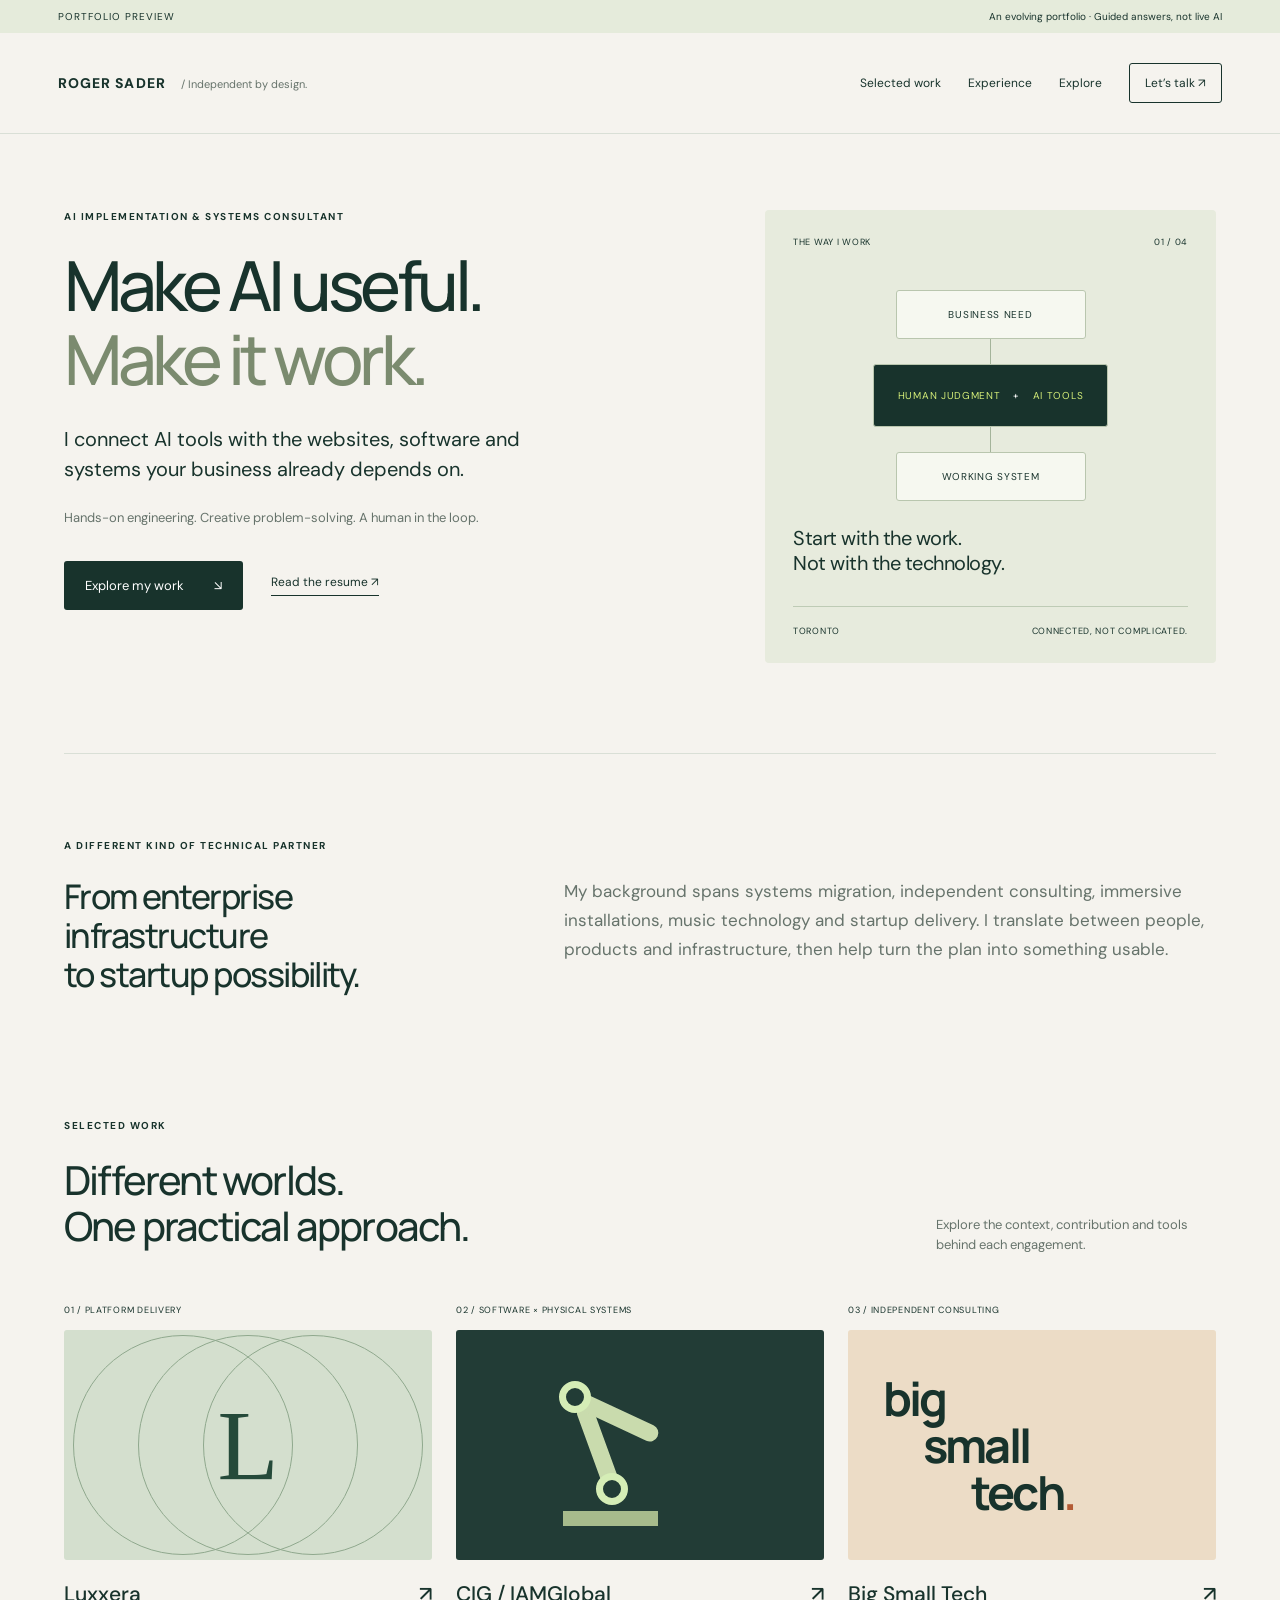
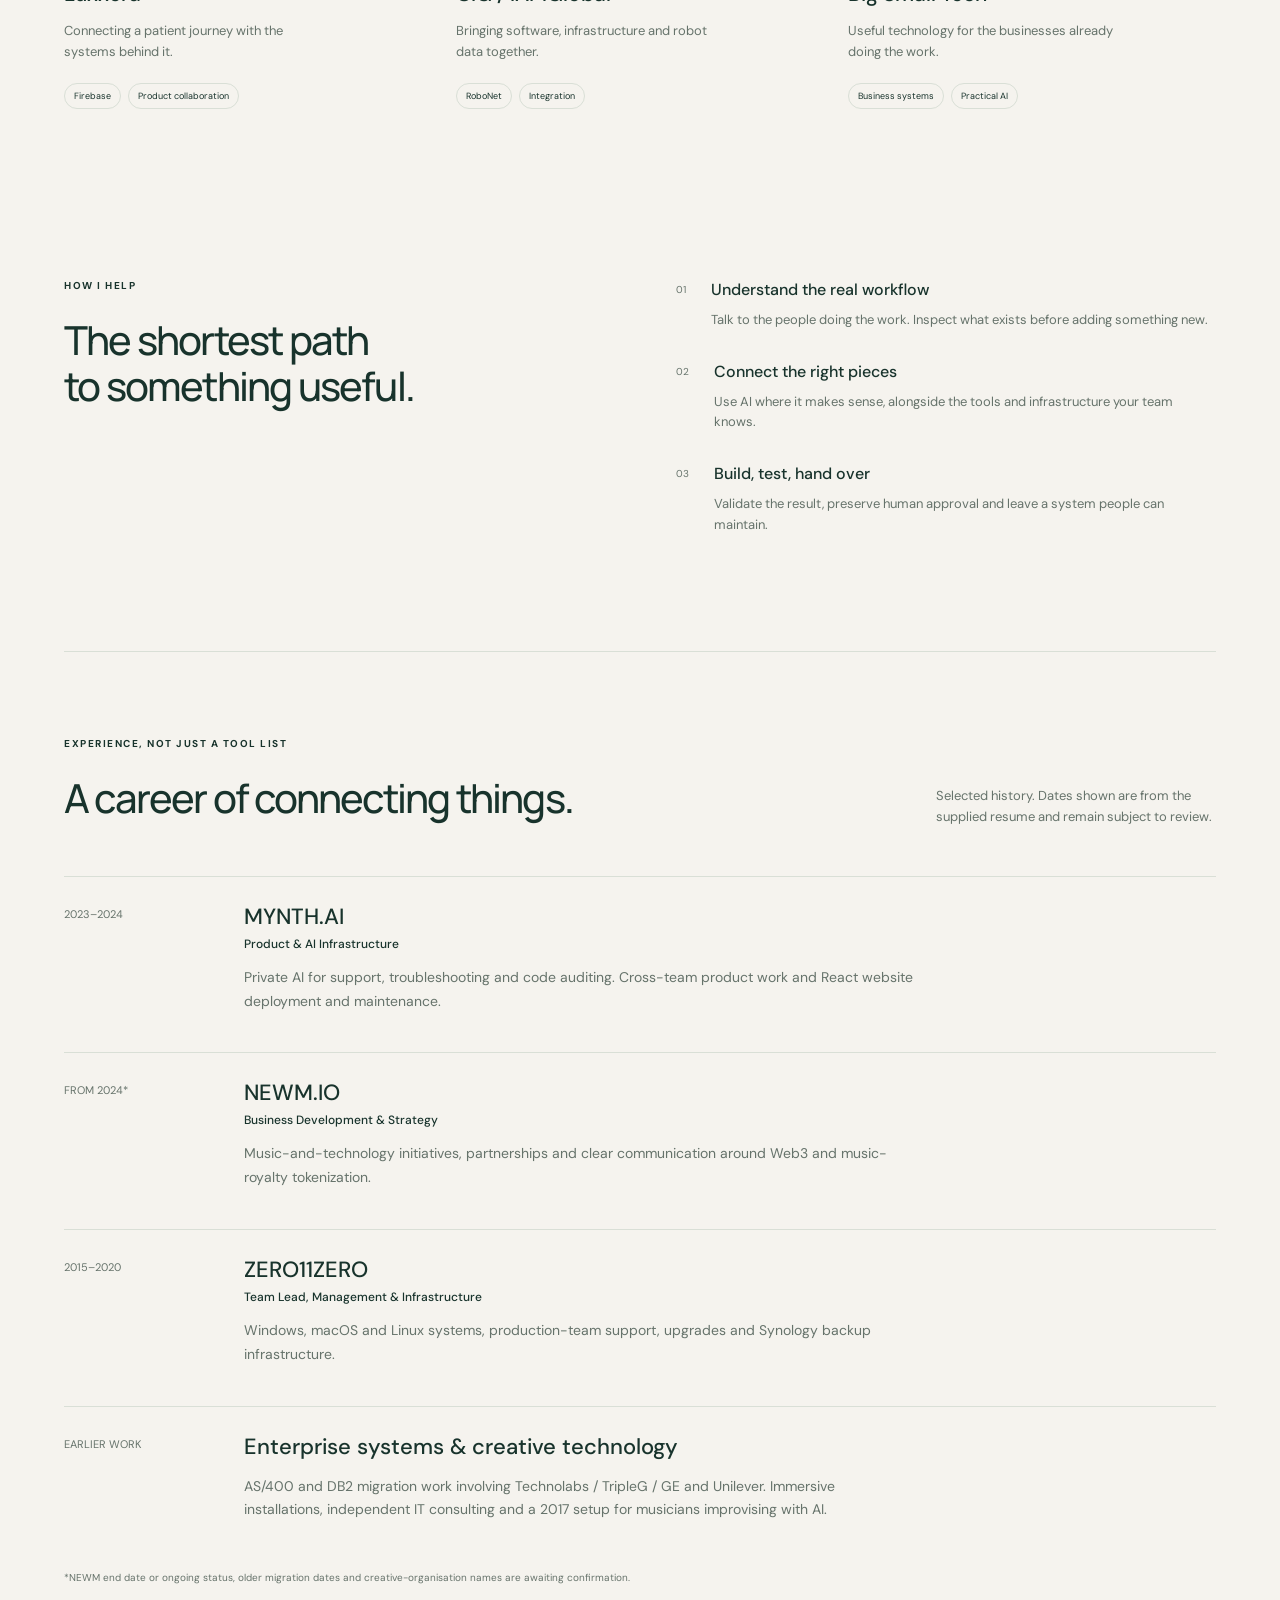
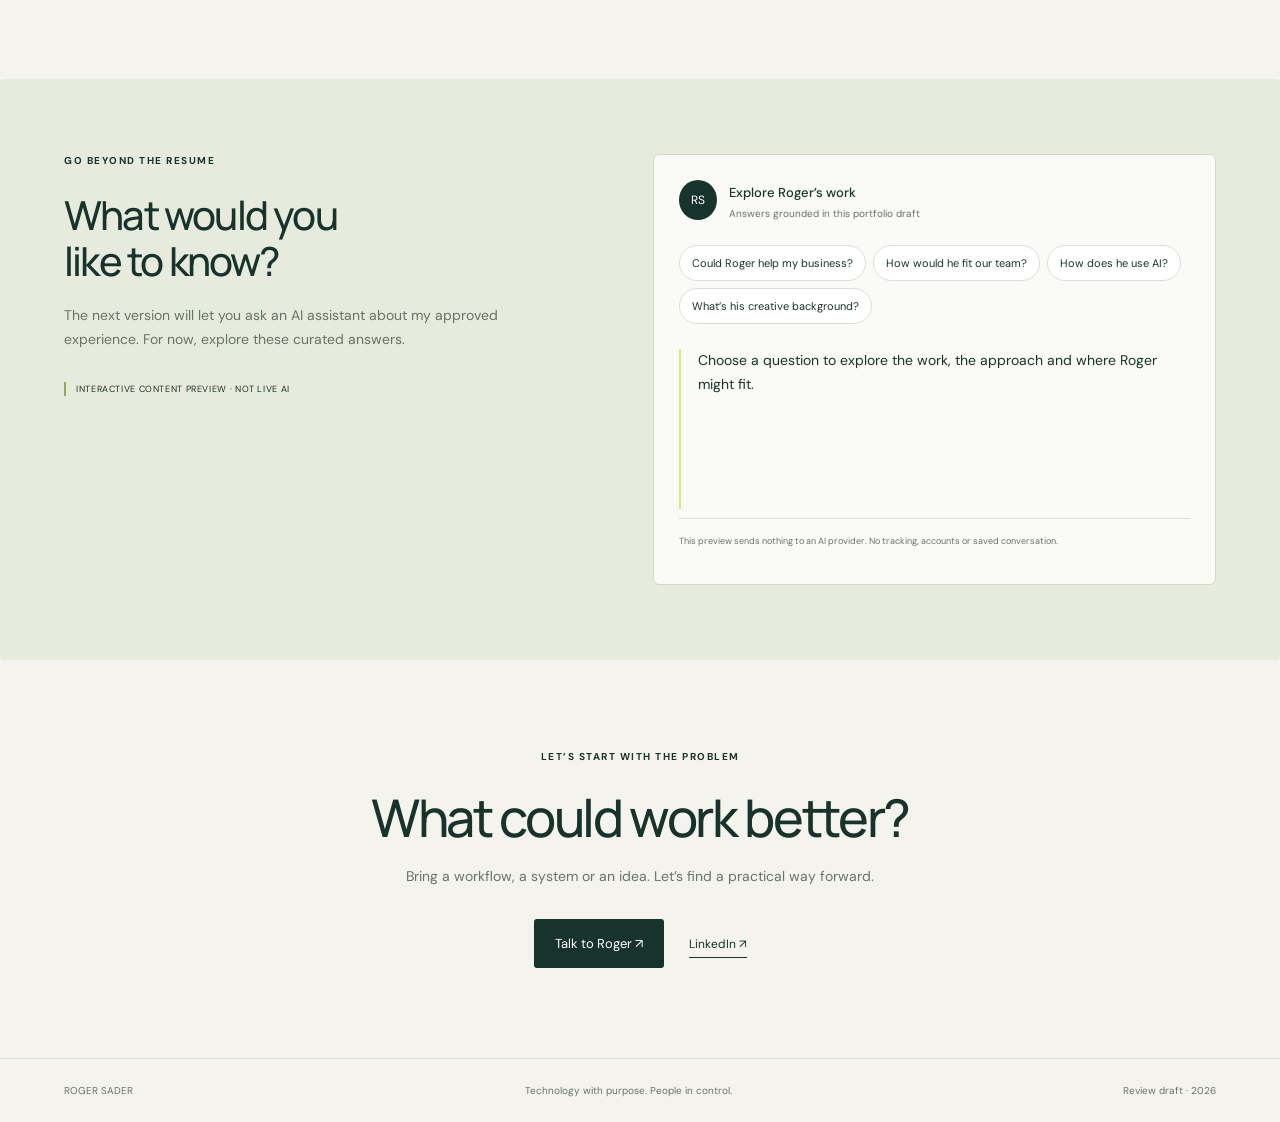
<file: index.html>
<!doctype html><html lang="en"><head><meta charset="utf-8"><meta name="viewport" content="width=device-width, initial-scale=1"><meta name="robots" content="noindex,nofollow"><title>Roger Sader | Practical AI & Systems</title><link rel="stylesheet" href="style.css"></head><body>
<div class="review">PORTFOLIO PREVIEW <span>An evolving portfolio · Guided answers, not live AI</span></div>
<header><a class="wordmark" href="#">ROGER SADER<span> / Independent by design.</span></a><nav aria-label="Main navigation"><a href="#work">Selected work</a><a href="#experience">Experience</a><a href="#explore">Explore</a><a class="nav-contact" href="mailto:roger@rogersader.com">Let’s talk ↗</a></nav></header>
<main><section class="hero"><div class="hero-copy"><p class="eyebrow">AI IMPLEMENTATION & SYSTEMS CONSULTANT</p><h1>Make AI useful.<br><span>Make it work.</span></h1><p class="intro">I connect AI tools with the websites, software and systems your business already depends on.</p><p class="subintro">Hands-on engineering. Creative problem-solving. A human in the loop.</p><div class="actions"><a class="button" href="#work">Explore my work <span>↘</span></a><a class="text-link" href="resume.html" target="_blank">Read the resume ↗</a></div></div><aside class="hero-panel"><div class="panel-top"><span>THE WAY I WORK</span><span>01 / 04</span></div><div class="diagram"><div class="node">BUSINESS NEED</div><span class="line"></span><div class="node center">HUMAN JUDGMENT <span>+</span> AI TOOLS</div><span class="line"></span><div class="node">WORKING SYSTEM</div></div><p>Start with the work.<br>Not with the technology.</p><div class="panel-bottom">TORONTO <span>CONNECTED, NOT COMPLICATED.</span></div></aside></section>
<section class="statement"><p class="eyebrow">A DIFFERENT KIND OF TECHNICAL PARTNER</p><h2>From enterprise infrastructure<br>to startup possibility.</h2><p>My background spans systems migration, independent consulting, immersive installations, music technology and startup delivery. I translate between people, products and infrastructure, then help turn the plan into something usable.</p></section>
<section id="work"><div class="section-heading"><div><p class="eyebrow">SELECTED WORK</p><h2>Different worlds.<br>One practical approach.</h2></div><p>Explore the context, contribution and tools behind each engagement.</p></div><div class="projects">
<button class="project" data-project="luxxera"><span class="project-no">01 / PLATFORM DELIVERY</span><div class="project-visual lux"><span class="orbit o1"></span><span class="orbit o2"></span><span class="orbit o3"></span><b>L</b></div><h3>Luxxera <span>↗</span></h3><p>Connecting a patient journey with the systems behind it.</p><div class="tags"><span>Firebase</span><span>Product collaboration</span></div></button>
<button class="project" data-project="robotics"><span class="project-no">02 / SOFTWARE × PHYSICAL SYSTEMS</span><div class="project-visual robot"><div class="arm a1"></div><div class="arm a2"></div><div class="joint j1"></div><div class="joint j2"></div><div class="base"></div></div><h3>CIG / IAMGlobal <span>↗</span></h3><p>Bringing software, infrastructure and robot data together.</p><div class="tags"><span>RoboNet</span><span>Integration</span></div></button>
<button class="project" data-project="bst"><span class="project-no">03 / INDEPENDENT CONSULTING</span><div class="project-visual bst"><span>big</span><span>small</span><span>tech<span class="dot">.</span></span></div><h3>Big Small Tech <span>↗</span></h3><p>Useful technology for the businesses already doing the work.</p><div class="tags"><span>Business systems</span><span>Practical AI</span></div></button></div></section>
<section class="approach"><div><p class="eyebrow">HOW I HELP</p><h2>The shortest path<br>to something useful.</h2></div><ol><li><span>01</span><div><h3>Understand the real workflow</h3><p>Talk to the people doing the work. Inspect what exists before adding something new.</p></div></li><li><span>02</span><div><h3>Connect the right pieces</h3><p>Use AI where it makes sense, alongside the tools and infrastructure your team knows.</p></div></li><li><span>03</span><div><h3>Build, test, hand over</h3><p>Validate the result, preserve human approval and leave a system people can maintain.</p></div></li></ol></section>
<section id="experience"><div class="section-heading"><div><p class="eyebrow">EXPERIENCE, NOT JUST A TOOL LIST</p><h2>A career of connecting things.</h2></div><p>Selected history. Dates shown are from the supplied resume and remain subject to review.</p></div><div class="timeline"><article><span>2023–2024</span><div><h3>MYNTH.AI</h3><h4>Product & AI Infrastructure</h4><p>Private AI for support, troubleshooting and code auditing. Cross-team product work and React website deployment and maintenance.</p></div></article><article><span>FROM 2024*</span><div><h3>NEWM.IO</h3><h4>Business Development & Strategy</h4><p>Music-and-technology initiatives, partnerships and clear communication around Web3 and music-royalty tokenization.</p></div></article><article><span>2015–2020</span><div><h3>ZERO11ZERO</h3><h4>Team Lead, Management & Infrastructure</h4><p>Windows, macOS and Linux systems, production-team support, upgrades and Synology backup infrastructure.</p></div></article><article><span>EARLIER WORK</span><div><h3>Enterprise systems & creative technology</h3><p>AS/400 and DB2 migration work involving Technolabs / TripleG / GE and Unilever. Immersive installations, independent IT consulting and a 2017 setup for musicians improvising with AI.</p></div></article></div><p class="footnote">*NEWM end date or ongoing status, older migration dates and creative-organisation names are awaiting confirmation.</p></section>
<section id="explore" class="explore"><div><p class="eyebrow">GO BEYOND THE RESUME</p><h2>What would you<br>like to know?</h2><p>The next version will let you ask an AI assistant about my approved experience. For now, explore these curated answers.</p><div class="prototype-label">INTERACTIVE CONTENT PREVIEW · NOT LIVE AI</div></div><div class="conversation"><div class="conversation-top"><span class="avatar">RS</span><div><strong>Explore Roger’s work</strong><small>Answers grounded in this portfolio draft</small></div></div><div class="questions" role="group" aria-label="Explore questions"><button data-answer="business">Could Roger help my business?</button><button data-answer="team">How would he fit our team?</button><button data-answer="ai">How does he use AI?</button><button data-answer="creative">What’s his creative background?</button></div><div id="answer" class="answer" aria-live="polite"><p>Choose a question to explore the work, the approach and where Roger might fit.</p></div><p class="privacy">This preview sends nothing to an AI provider. No tracking, accounts or saved conversation.</p></div></section>
<section class="contact"><p class="eyebrow">LET’S START WITH THE PROBLEM</p><h2>What could work better?</h2><p>Bring a workflow, a system or an idea. Let’s find a practical way forward.</p><a class="button" href="mailto:roger@rogersader.com">Talk to Roger ↗</a><a class="text-link" href="https://www.linkedin.com/in/rogersader/" target="_blank" rel="noopener">LinkedIn ↗</a></section></main><footer><span>ROGER SADER</span><span>Technology with purpose. People in control.</span><span>Review draft · 2026</span></footer>
<dialog id="project-dialog"><button class="close" aria-label="Close project details">×</button><p class="eyebrow" id="dialog-kicker"></p><h2 id="dialog-title"></h2><div id="dialog-content"></div></dialog><script src="app.js"></script></body></html>
</file>
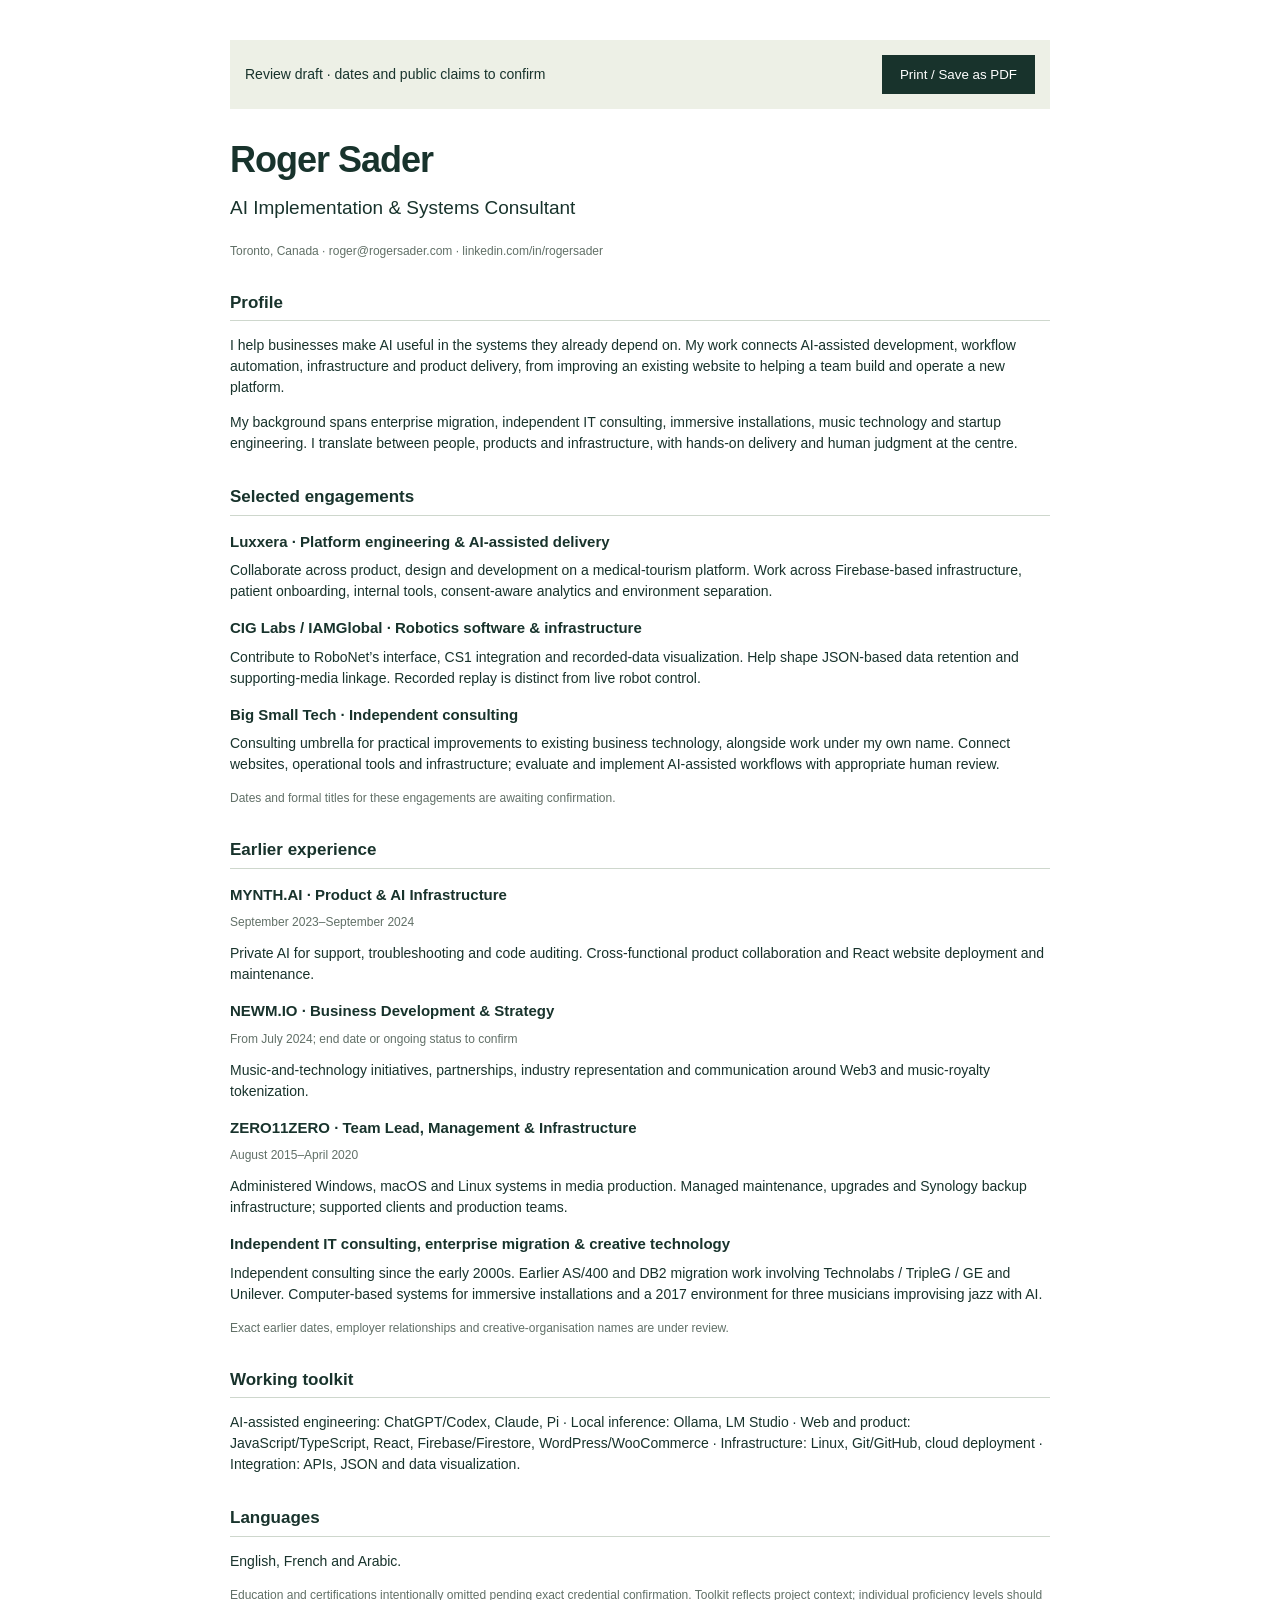
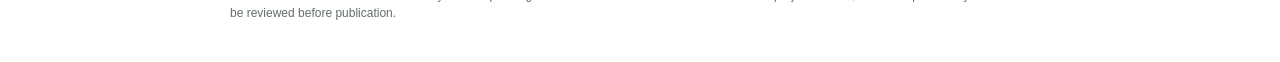
<file: resume.html>
<!doctype html><html lang="en"><head><meta charset="utf-8"><meta name="viewport" content="width=device-width,initial-scale=1"><meta name="robots" content="noindex,nofollow"><title>Roger Sader | Resume draft</title><style>body{font-family:Arial,sans-serif;max-width:820px;margin:40px auto;padding:0 25px;color:#18332c;line-height:1.5;font-size:14px}h1{font-size:36px;letter-spacing:-1px;margin-bottom:0}h2{font-size:17px;border-bottom:1px solid #ced7cd;padding-bottom:5px;margin-top:30px}h3{font-size:15px;margin-bottom:0}p{margin-top:7px}.role{font-size:19px}.meta,.note{color:#617067;font-size:12px}button{padding:12px 18px;background:#18332c;color:white;border:0;cursor:pointer}.bar{background:#edf0e6;padding:15px;display:flex;justify-content:space-between;align-items:center}article{break-inside:avoid}@media print{body{margin:0;font-size:11px}.bar{display:none}h1{font-size:27px}h2{margin-top:18px}.role{font-size:16px}@page{margin:16mm}}</style></head><body><div class="bar"><span>Review draft · dates and public claims to confirm</span><button onclick="window.print()">Print / Save as PDF</button></div><h1>Roger Sader</h1><p class="role">AI Implementation & Systems Consultant</p><p class="meta">Toronto, Canada · roger@rogersader.com · linkedin.com/in/rogersader</p><h2>Profile</h2><p>I help businesses make AI useful in the systems they already depend on. My work connects AI-assisted development, workflow automation, infrastructure and product delivery, from improving an existing website to helping a team build and operate a new platform.</p><p>My background spans enterprise migration, independent IT consulting, immersive installations, music technology and startup engineering. I translate between people, products and infrastructure, with hands-on delivery and human judgment at the centre.</p><h2>Selected engagements</h2><article><h3>Luxxera · Platform engineering & AI-assisted delivery</h3><p>Collaborate across product, design and development on a medical-tourism platform. Work across Firebase-based infrastructure, patient onboarding, internal tools, consent-aware analytics and environment separation.</p></article><article><h3>CIG Labs / IAMGlobal · Robotics software & infrastructure</h3><p>Contribute to RoboNet’s interface, CS1 integration and recorded-data visualization. Help shape JSON-based data retention and supporting-media linkage. Recorded replay is distinct from live robot control.</p></article><article><h3>Big Small Tech · Independent consulting</h3><p>Consulting umbrella for practical improvements to existing business technology, alongside work under my own name. Connect websites, operational tools and infrastructure; evaluate and implement AI-assisted workflows with appropriate human review.</p></article><p class="note">Dates and formal titles for these engagements are awaiting confirmation.</p><h2>Earlier experience</h2><article><h3>MYNTH.AI · Product & AI Infrastructure</h3><p class="meta">September 2023–September 2024</p><p>Private AI for support, troubleshooting and code auditing. Cross-functional product collaboration and React website deployment and maintenance.</p></article><article><h3>NEWM.IO · Business Development & Strategy</h3><p class="meta">From July 2024; end date or ongoing status to confirm</p><p>Music-and-technology initiatives, partnerships, industry representation and communication around Web3 and music-royalty tokenization.</p></article><article><h3>ZERO11ZERO · Team Lead, Management & Infrastructure</h3><p class="meta">August 2015–April 2020</p><p>Administered Windows, macOS and Linux systems in media production. Managed maintenance, upgrades and Synology backup infrastructure; supported clients and production teams.</p></article><article><h3>Independent IT consulting, enterprise migration & creative technology</h3><p>Independent consulting since the early 2000s. Earlier AS/400 and DB2 migration work involving Technolabs / TripleG / GE and Unilever. Computer-based systems for immersive installations and a 2017 environment for three musicians improvising jazz with AI.</p><p class="note">Exact earlier dates, employer relationships and creative-organisation names are under review.</p></article><h2>Working toolkit</h2><p>AI-assisted engineering: ChatGPT/Codex, Claude, Pi · Local inference: Ollama, LM Studio · Web and product: JavaScript/TypeScript, React, Firebase/Firestore, WordPress/WooCommerce · Infrastructure: Linux, Git/GitHub, cloud deployment · Integration: APIs, JSON and data visualization.</p><h2>Languages</h2><p>English, French and Arabic.</p><p class="note">Education and certifications intentionally omitted pending exact credential confirmation. Toolkit reflects project context; individual proficiency levels should be reviewed before publication.</p></body></html>
</file>
<file: style.css>
@import url('https://fonts.googleapis.com/css2?family=DM+Sans:wght@400;500;600;700&family=Manrope:wght@400;500;600;700;800&display=swap');
:root{--paper:#f5f3ee;--ink:#18332c;--muted:#66736b;--line:#d9dfd6;--lime:#d4ed78;--serif:Georgia,serif}*{box-sizing:border-box}html{scroll-behavior:smooth;scroll-padding-top:25px}body{margin:0;background:var(--paper);color:var(--ink);font-family:'DM Sans',Arial,sans-serif}button,a{-webkit-tap-highlight-color:transparent}a{color:inherit}button{font:inherit}a:focus-visible,button:focus-visible{outline:3px solid #58752b;outline-offset:6px}.review{padding:10px 4.5%;background:#e5ebdb;font-size:10px;letter-spacing:.1em;display:flex;justify-content:space-between}.review span{letter-spacing:0}header{display:flex;justify-content:space-between;align-items:center;padding:30px 4.5%;border-bottom:1px solid var(--line)}.wordmark{text-decoration:none;font-size:14px;letter-spacing:.08em;font-weight:800}.wordmark span{font-weight:400;letter-spacing:0;font-size:11px;margin-left:12px;color:var(--muted)}nav{display:flex;gap:27px;font-size:12px;align-items:center}nav a{text-decoration:none}.nav-contact{border:1px solid var(--ink);padding:11px 15px;border-radius:3px}main{max-width:1440px;margin:auto}section{margin:0 5%;padding:85px 0}.hero{display:grid;grid-template-columns:1.35fr 1fr;gap:8%;padding:76px 0 90px}.eyebrow{font-size:10px;font-weight:700;letter-spacing:.15em;margin:0 0 25px}.hero h1{font-family:Manrope,Arial,sans-serif;font-size:clamp(48px,5.4vw,78px);font-weight:500;line-height:1.07;letter-spacing:-.065em;margin:0 0 28px}.hero h1 span{color:#7b8b6f}.intro{font-size:20px;line-height:1.5;max-width:470px}.subintro{color:var(--muted);font-size:13px;margin-top:25px}.actions{display:flex;gap:28px;align-items:center;margin-top:35px}.button{display:inline-flex;gap:30px;justify-content:space-between;text-decoration:none;background:var(--ink);color:white;border-radius:3px;padding:16px 21px;font-size:13px}.text-link{text-decoration:none;font-size:12px;border-bottom:1px solid currentColor;padding-bottom:5px}.hero-panel{background:#e7ebdd;border-radius:4px;padding:26px 28px;min-height:440px;position:relative;overflow:hidden}.panel-top,.panel-bottom{display:flex;justify-content:space-between;font-size:9px;letter-spacing:.08em}.panel-bottom{border-top:1px solid #becbb5;padding-top:18px;margin-top:30px}.hero-panel>p{font-size:20px;line-height:1.25;letter-spacing:-.025em}.diagram{display:flex;align-items:center;flex-direction:column;margin:42px 0 25px}.node{border:1px solid #b9c6ae;padding:17px 20px;background:#f6f8f0;text-align:center;font-size:10px;letter-spacing:.07em;border-radius:3px;min-width:190px}.node.center{background:var(--ink);color:var(--lime);padding:24px}.node span{color:white;padding:0 9px}.line{height:25px;width:1px;background:#a4b49a}.statement{border-top:1px solid var(--line);display:grid;grid-template-columns:1fr 1.8fr;column-gap:12%}.statement .eyebrow{grid-column:1/-1}.statement h2{font-size:34px}.statement>p:last-child{font-size:17px;line-height:1.7;color:var(--muted);margin-top:0}h2{font-family:Manrope,Arial,sans-serif;font-size:40px;line-height:1.15;font-weight:500;letter-spacing:-.045em;margin:0 0 20px}.section-heading{display:flex;align-items:flex-end;justify-content:space-between;gap:50px;margin-bottom:35px}.section-heading>p{max-width:280px;font-size:13px;line-height:1.6;color:var(--muted)}#work{padding-top:20px}.projects{display:grid;grid-template-columns:repeat(3,1fr);gap:24px}.project{text-align:left;border:0;background:transparent;padding:0;color:var(--ink);cursor:pointer}.project-no{font-size:9px;letter-spacing:.08em;display:block;margin-bottom:14px}.project-visual{height:230px;border-radius:3px;position:relative;overflow:hidden;transition:transform .3s}.project:hover .project-visual{transform:translateY(-5px)}.lux{background:#d4dfce;display:flex;align-items:center;justify-content:center}.lux b{font-family:var(--serif);font-size:100px;font-weight:400;z-index:1;color:#254a3a}.orbit{width:220px;height:220px;border:1px solid #8fa88d;border-radius:50%;position:absolute}.o2{transform:translateX(-65px)}.o3{transform:translateX(65px)}.robot{background:#223c36}.arm{height:17px;background:#c9dbad;position:absolute;border-radius:20px;transform-origin:10px 50%}.a1{width:100px;left:40%;top:65%;transform:rotate(-110deg)}.a2{width:100px;left:30%;top:26%;transform:rotate(25deg)}.joint{height:32px;width:32px;border-radius:50%;border:7px solid #d5edb6;background:#223c36;position:absolute}.j1{left:38%;top:62%}.j2{left:28%;top:22%}.base{position:absolute;width:95px;height:15px;background:#a7bb8c;bottom:15%;left:29%}.bst{background:#ecdcc6;padding:18px 35px;display:flex;flex-direction:column;justify-content:center;font-family:Manrope,Arial,sans-serif;font-size:47px;font-weight:700;line-height:1;letter-spacing:-.06em}.bst>span:nth-child(2){margin-left:40px}.bst>span:nth-child(3){margin-left:88px}.dot{color:#b35b35}.project h3{font-size:21px;font-weight:500;margin:20px 0 10px;display:flex;justify-content:space-between}.project p{font-size:13px;line-height:1.6;max-width:270px;color:var(--muted)}.tags{display:flex;gap:7px;margin-top:20px}.tags span{font-size:9px;border:1px solid var(--line);border-radius:20px;padding:6px 9px}.approach{display:grid;grid-template-columns:1fr 1.2fr;gap:14%;border-bottom:1px solid var(--line)}ol{list-style:none;padding:0;margin:0}li{display:flex;gap:25px;margin-bottom:30px}li>span{font-size:10px;padding-top:4px;color:var(--muted)}li h3{font-size:16px;font-weight:500;margin:0 0 10px}li p{font-size:13px;line-height:1.6;color:var(--muted);margin:0}.timeline article{display:grid;grid-template-columns:180px 1fr;padding:25px 0;border-top:1px solid var(--line)}.timeline article>span{font-size:11px;color:var(--muted);padding-top:5px}.timeline h3{font-size:22px;font-weight:500;margin:0 0 5px}.timeline h4{font-size:12px;font-weight:500;margin:0}.timeline p{font-size:14px;color:var(--muted);line-height:1.7;max-width:670px}.footnote{font-size:10px;color:var(--muted)}.explore{background:#e6ebdd;margin:0;border-radius:4px;padding:75px 5%;display:grid;grid-template-columns:1fr 1.25fr;gap:12%}.explore>div>p:not(.eyebrow){font-size:14px;line-height:1.7;color:var(--muted)}.prototype-label{font-size:9px;letter-spacing:.07em;margin-top:30px;border-left:2px solid #8eaa60;padding-left:10px;line-height:1.6}.conversation{background:#fafbf6;border:1px solid #cfdbc4;border-radius:6px;padding:25px}.conversation-top{display:flex;gap:12px;align-items:center}.avatar{border-radius:50%;background:var(--ink);color:white;font-size:12px;padding:12px}.conversation strong{font-size:13px;font-weight:500}.conversation small{display:block;font-size:10px;color:var(--muted);margin-top:5px}.questions{display:flex;flex-wrap:wrap;gap:7px;margin:25px 0}.questions button{background:white;border:1px solid var(--line);padding:10px 12px;border-radius:20px;font-size:11px;color:var(--ink);cursor:pointer}.questions button[aria-pressed=true]{background:var(--ink);color:white}.answer{font-size:14px;line-height:1.7;min-height:160px;border-left:2px solid var(--lime);padding-left:17px}.answer p{margin:0}.privacy{font-size:9px!important;border-top:1px solid var(--line);padding-top:15px;line-height:1.6}.contact{text-align:center;padding:90px 0}.contact h2{font-size:52px}.contact p:not(.eyebrow){color:var(--muted);font-size:14px}.contact .button{margin:20px 25px 0 0}footer{border-top:1px solid var(--line);padding:25px 5%;display:flex;justify-content:space-between;font-size:10px;color:var(--muted)}dialog{max-width:620px;width:calc(100% - 32px);border:0;border-radius:5px;padding:45px;background:var(--paper);color:var(--ink)}dialog::backdrop{background:#10251f99;backdrop-filter:blur(4px)}dialog p{font-size:14px;line-height:1.7}dialog h3{font-size:13px;margin-top:25px}.close{position:absolute;right:15px;top:10px;border:0;background:none;font-size:30px;cursor:pointer;color:var(--ink)}@media(max-width:800px){header{padding:20px 5%}.wordmark span{display:none}nav{gap:15px}nav a:nth-child(2){display:none}.hero{gap:5%;grid-template-columns:1.2fr 1fr}.hero-panel{padding:20px;min-height:380px}.hero h1{font-size:53px}.intro{font-size:17px}.node{min-width:140px;padding:14px 8px;font-size:8px}.node.center{padding:20px 8px}.panel-top span:last-child,.panel-bottom span{display:none}.actions{gap:16px}.statement{gap:5%}.project-visual{height:190px}.bst{font-size:38px;padding:20px}.bst>span:nth-child(2){margin-left:20px}.bst>span:nth-child(3){margin-left:40px}.explore{gap:6%}.approach{gap:5%}}@media(max-width:600px){.review{display:block;text-align:center}.review span{display:none}nav a:not(.nav-contact){display:none}.hero{display:block;padding:50px 0}.hero h1{font-size:59px}.hero-panel{margin-top:45px;min-height:0}.diagram{margin:25px 0}.hero-panel>p{display:none}.panel-bottom span{display:block}.node{min-width:220px}.statement,.approach,.explore{display:block}section{padding:55px 0}h2{font-size:34px}.statement h2{margin-bottom:25px}.section-heading{display:block}.section-heading>p{max-width:none}.projects{grid-template-columns:1fr;gap:40px}.project-visual{height:250px}.bst{font-size:55px;padding-left:65px}.bst>span:nth-child(2){margin-left:45px}.bst>span:nth-child(3){margin-left:90px}.project p{max-width:none}.approach ol{margin-top:30px}.timeline article{grid-template-columns:95px 1fr}.timeline article>span{font-size:9px}.timeline h3{font-size:20px}.explore{padding:50px 5%}.conversation{margin-top:30px;padding:20px}.contact h2{font-size:40px}footer{gap:15px;flex-wrap:wrap}footer span:nth-child(2){display:none}dialog{padding:40px 25px}}@media(prefers-reduced-motion:reduce){html{scroll-behavior:auto}*{transition:none!important}}
</file>
